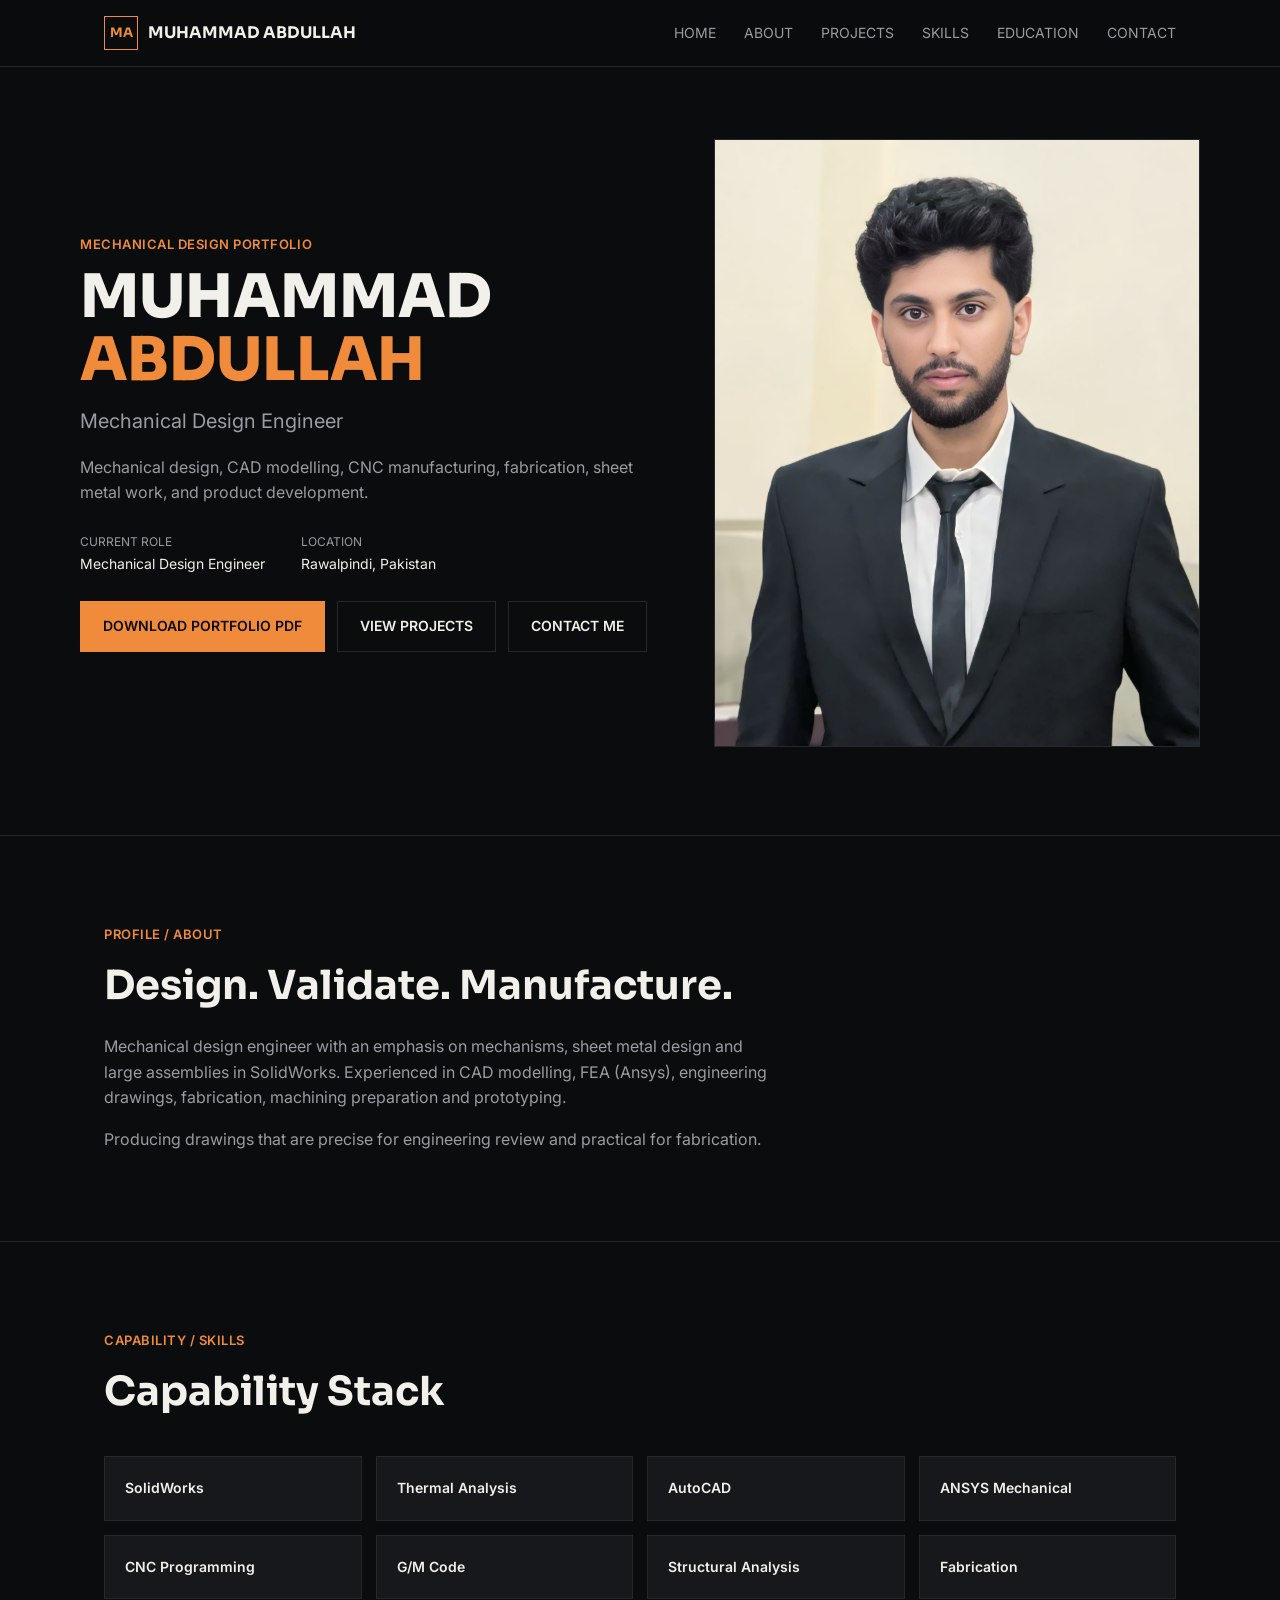
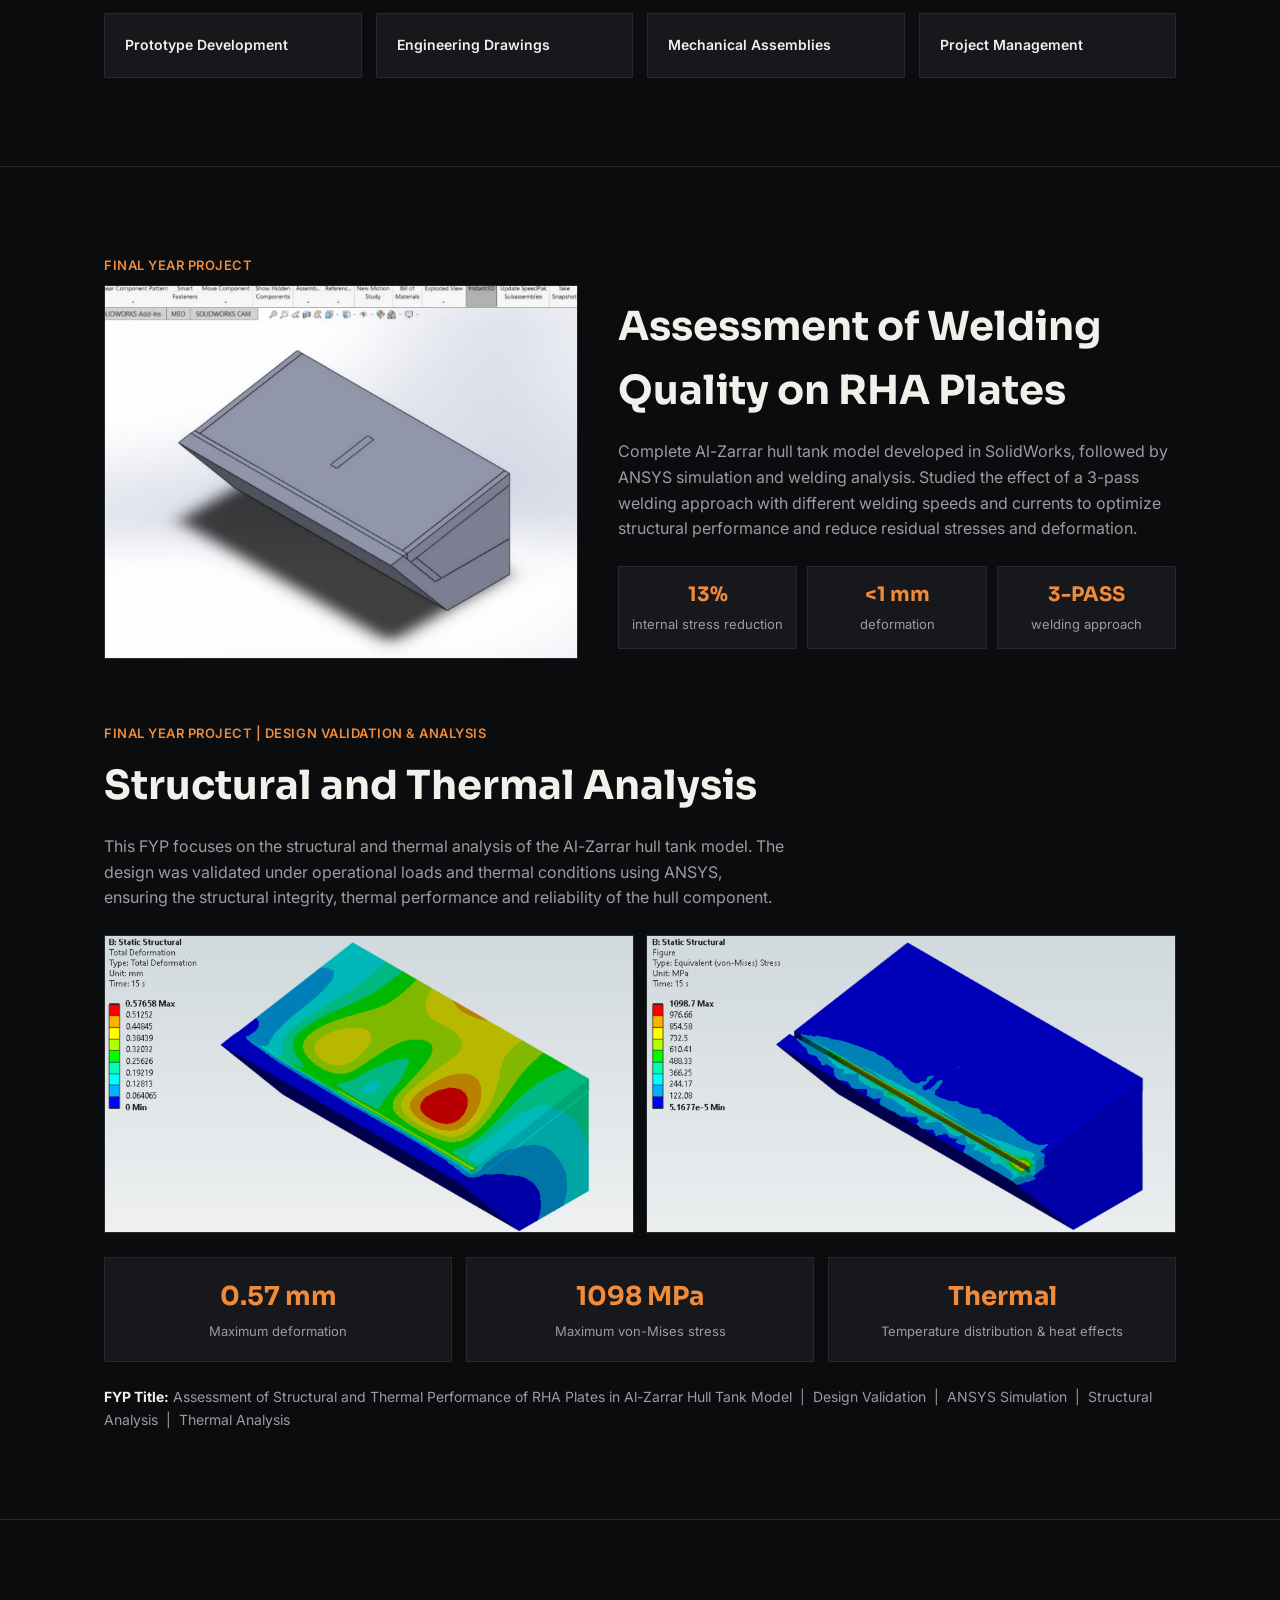
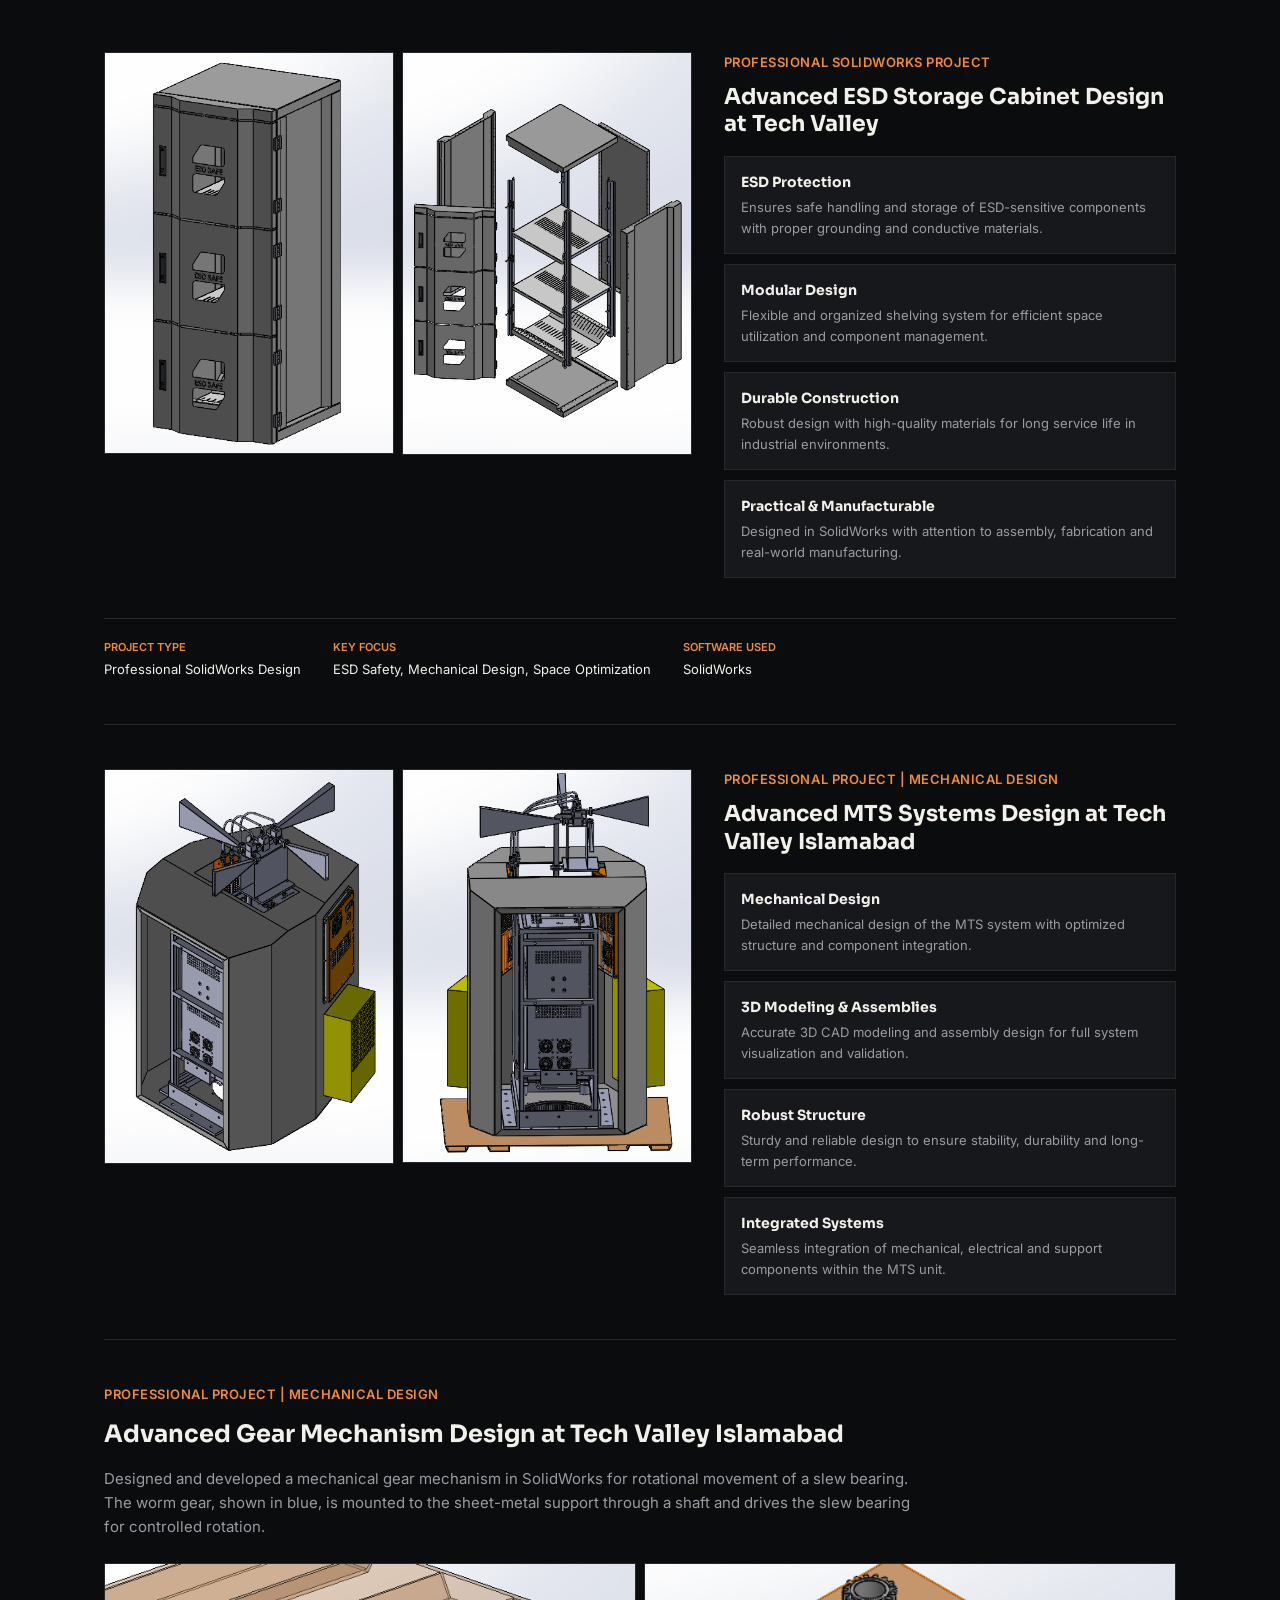
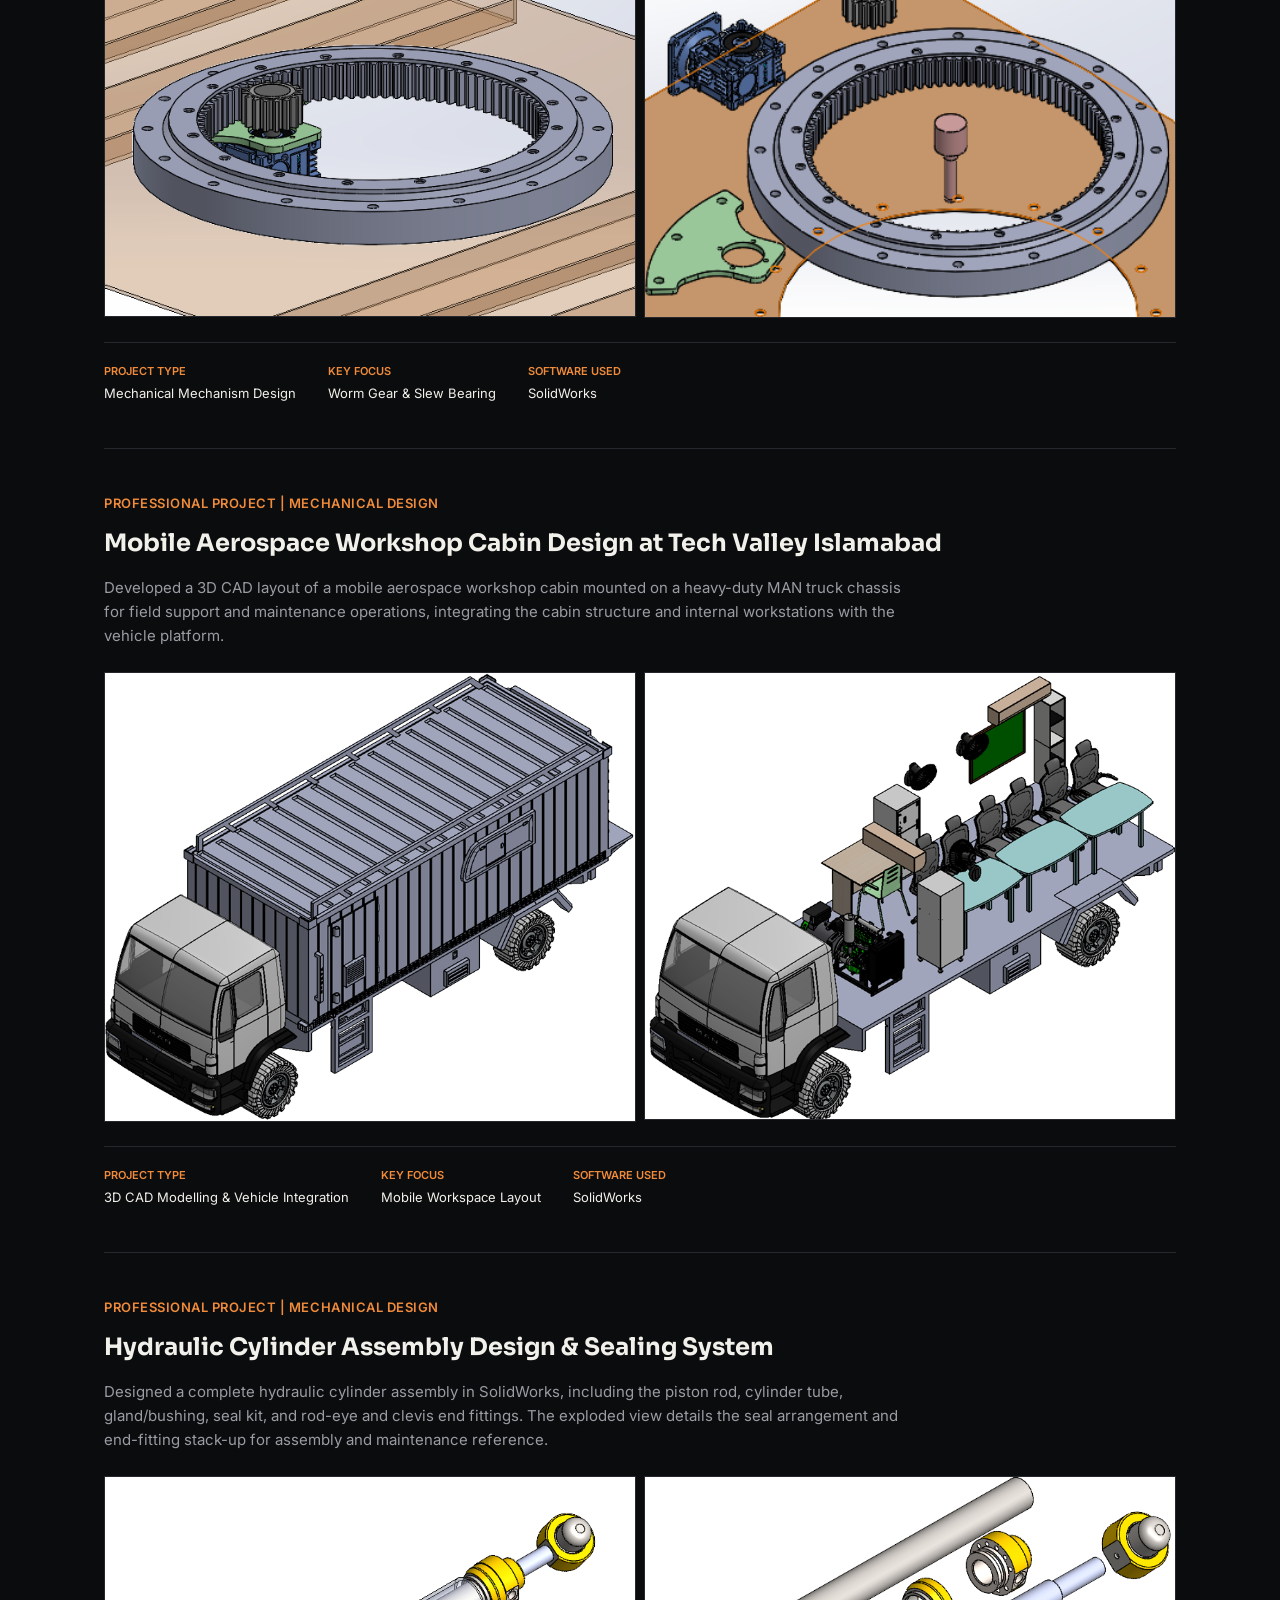
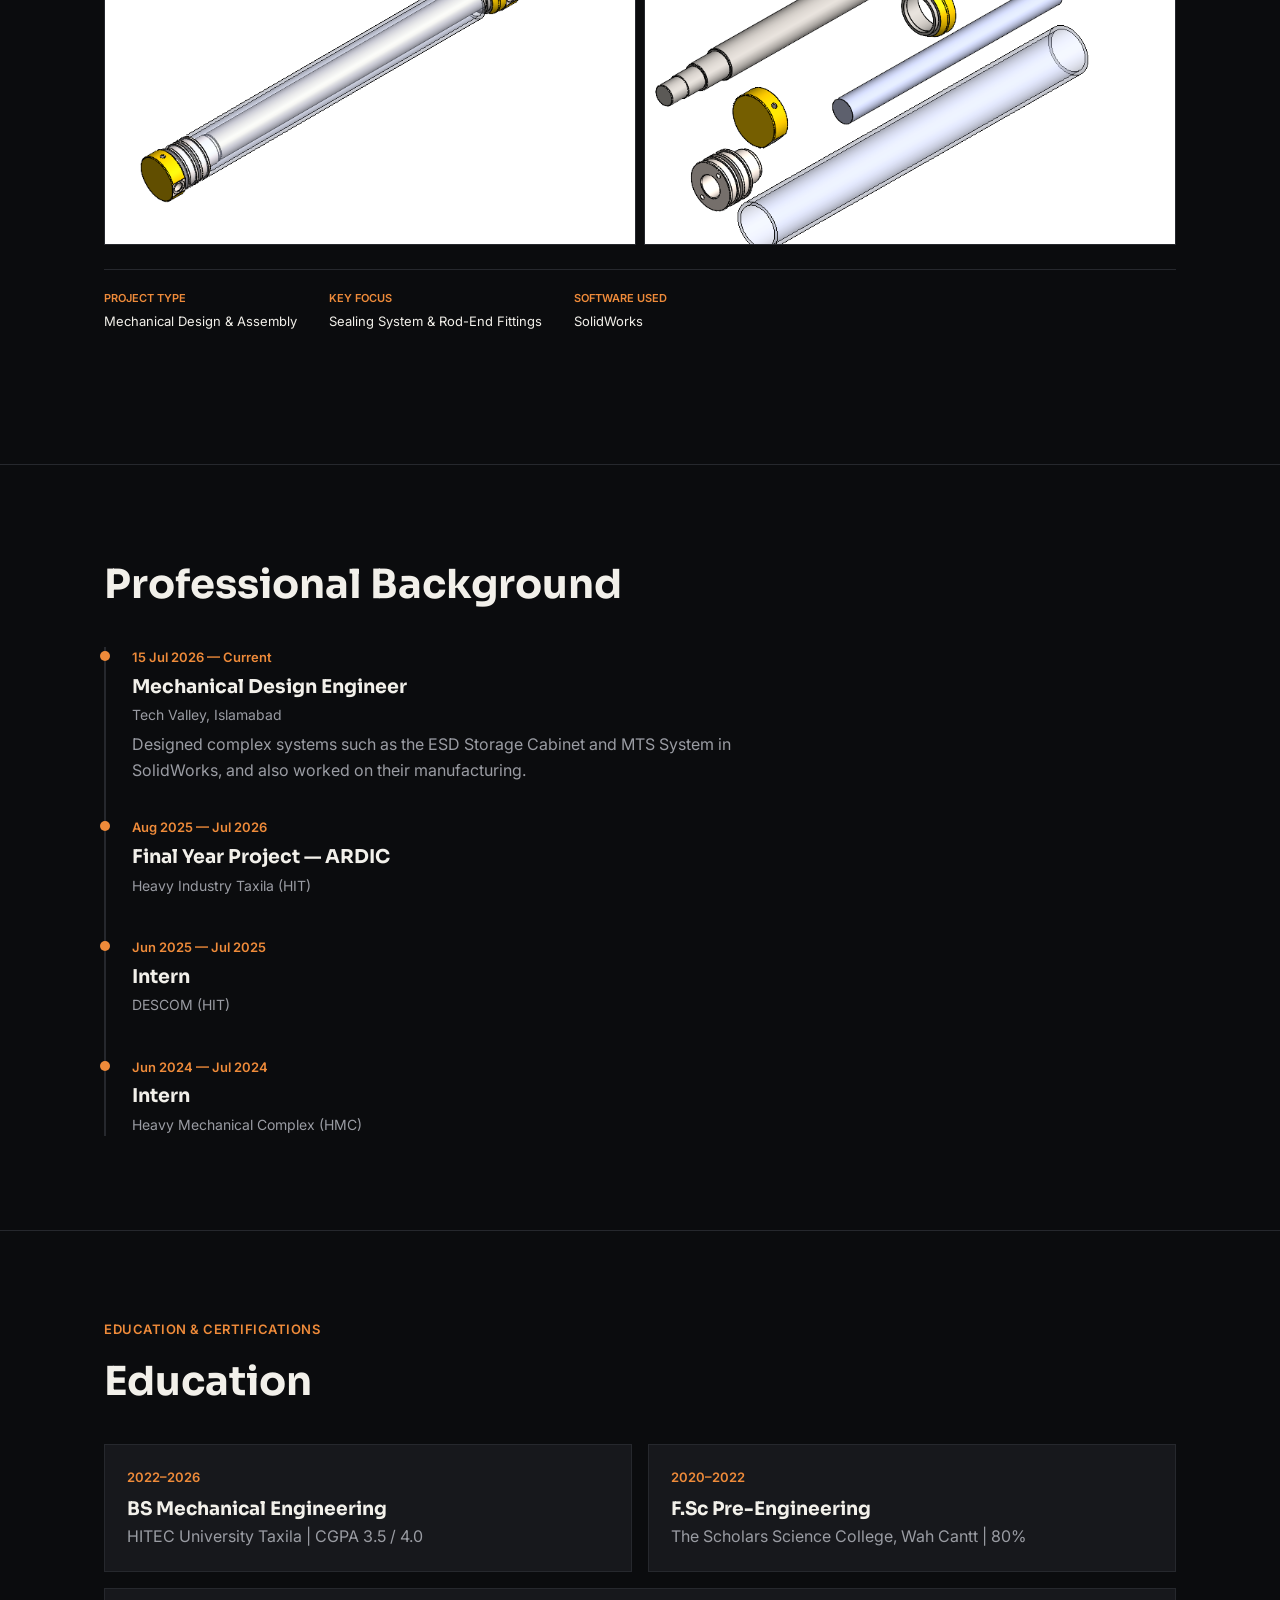
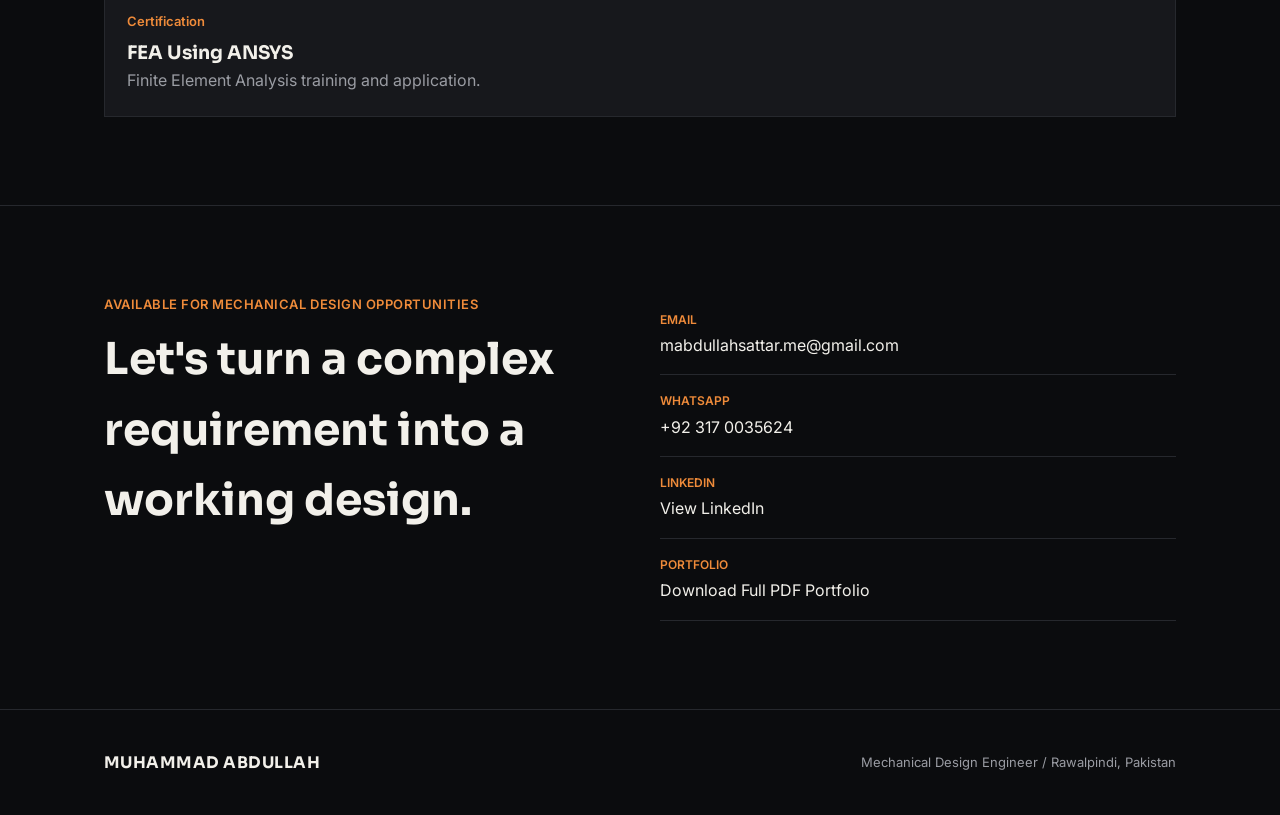
<file: index.html>
<!DOCTYPE html>
<html lang="en">
<head>
<meta charset="UTF-8">
<meta name="viewport" content="width=device-width, initial-scale=1.0">
<title>Muhammad Abdullah | Mechanical Design Engineer</title>
<meta name="description" content="Muhammad Abdullah — Mechanical Design Engineer portfolio. CAD, FEA, manufacturing and product development.">
<link rel="preconnect" href="https://fonts.googleapis.com">
<link rel="preconnect" href="https://fonts.gstatic.com" crossorigin>
<link href="https://fonts.googleapis.com/css2?family=Sora:wght@400;600;700;800&family=Inter:wght@400;500;600&display=swap" rel="stylesheet">
<style>
  :root{
    --bg:#0b0c0e; --bg-alt:#131417; --card:#17181c; --line:#26282d;
    --ink:#f2f0ea; --muted:#9a9ca3; --accent:#ef8b3a;
  }
  *{box-sizing:border-box;margin:0;padding:0;}
  html{scroll-behavior:smooth;}
  body{background:var(--bg);color:var(--ink);font-family:'Inter',sans-serif;line-height:1.6;}
  h1,h2,h3,h4,.brand{font-family:'Sora',sans-serif;}
  a{color:inherit;text-decoration:none;}
  img{max-width:100%;display:block;}
  .wrap{max-width:1120px;margin:0 auto;padding:0 24px;}
  section{padding:88px 0;border-top:1px solid var(--line);}
  section:first-of-type{border-top:none;}
  .kicker{color:var(--accent);font-weight:600;font-size:13px;letter-spacing:.04em;margin-bottom:10px;text-transform:uppercase;}
  h2{font-size:clamp(28px,4vw,40px);font-weight:700;margin-bottom:16px;}
  .lede{color:var(--muted);max-width:680px;font-size:16px;}

  header{position:sticky;top:0;z-index:50;background:rgba(11,12,14,.9);backdrop-filter:blur(8px);border-bottom:1px solid var(--line);}
  nav{display:flex;align-items:center;justify-content:space-between;padding:16px 24px;max-width:1120px;margin:0 auto;}
  .brand{display:flex;align-items:center;gap:10px;font-weight:700;text-transform:uppercase;}
  .brand .mark{width:34px;height:34px;border:1.5px solid var(--accent);color:var(--accent);display:flex;align-items:center;justify-content:center;font-size:13px;font-weight:700;}
  .navlinks{display:flex;gap:28px;font-size:14px;color:var(--muted);text-transform:uppercase;}
  .navlinks a:hover{color:var(--ink);}
  .menu-btn{display:none;background:none;border:1px solid var(--line);color:var(--ink);padding:8px 10px;font-size:18px;}
  @media(max-width:760px){.navlinks{display:none;}.menu-btn{display:block;}}

  .hero{display:grid;grid-template-columns:1.1fr .9fr;gap:40px;align-items:center;padding:72px 0 88px;}
  .hero-photo{border:1px solid var(--line);position:relative;aspect-ratio:4/5;overflow:hidden;background:var(--bg-alt);}
  .hero-photo img{width:100%;height:100%;object-fit:cover;}
  .hero h1{font-size:clamp(38px,6vw,60px);line-height:1.05;font-weight:800;text-transform:uppercase;}
  .hero h1 span{color:var(--accent);}
  .role{font-size:20px;color:var(--muted);margin:14px 0 18px;}
  .meta-row{display:flex;gap:36px;margin:26px 0;font-size:14px;flex-wrap:wrap;}
  .meta-row div span{display:block;color:var(--muted);font-size:12px;margin-bottom:2px;text-transform:uppercase;}
  .btn-row{display:flex;gap:12px;flex-wrap:wrap;margin-top:8px;}
  .btn{padding:13px 22px;font-size:14px;font-weight:600;border:1px solid var(--accent);text-transform:uppercase;}
  .btn.solid{background:var(--accent);color:#0b0c0e;}
  .btn.ghost{border-color:var(--line);color:var(--ink);}
  @media(max-width:760px){.hero{grid-template-columns:1fr;}.hero-photo{max-width:280px;margin:0 auto;order:-1;}}

  .grid4{display:grid;grid-template-columns:repeat(4,1fr);gap:14px;margin-top:32px;}
  .cap{background:var(--card);border:1px solid var(--line);padding:20px;font-size:14px;font-weight:600;}
  @media(max-width:760px){.grid4{grid-template-columns:repeat(2,1fr);}}

  .tl{position:relative;margin-top:30px;padding-left:26px;border-left:2px solid var(--line);}
  .tl-item{position:relative;padding-bottom:34px;}
  .tl-item:last-child{padding-bottom:0;}
  .tl-item::before{content:"";position:absolute;left:-32px;top:4px;width:10px;height:10px;background:var(--accent);border-radius:50%;}
  .tl-date{color:var(--accent);font-size:13px;font-weight:600;}
  .tl-item h3{font-size:19px;margin:4px 0 2px;}
  .tl-item .org{color:var(--muted);font-size:14px;margin-bottom:6px;}

  .edu-kicker{margin-top:70px;}
  .edu-grid{display:grid;grid-template-columns:1fr 1fr;gap:16px;margin-top:30px;}
  .edu-card{background:var(--card);border:1px solid var(--line);padding:22px;}
  .edu-card .yr{color:var(--accent);font-size:13px;font-weight:600;margin-bottom:6px;}
  @media(max-width:700px){.edu-grid{grid-template-columns:1fr;}}

  .stat-row{display:grid;grid-template-columns:repeat(3,1fr);gap:14px;margin-top:24px;}
  .stat{border:1px solid var(--line);padding:18px;text-align:center;background:var(--card);}
  .stat b{display:block;color:var(--accent);font-size:26px;font-family:'Sora',sans-serif;}
  .stat span{font-size:13px;color:var(--muted);}
  .fyp-first{display:grid;grid-template-columns:0.85fr 1fr;gap:40px;align-items:center;margin-top:10px;}
  .fyp-first img{border:1px solid var(--line);width:100%;}
  .fyp-first .stat-row{gap:10px;}
  .fyp-first .stat{padding:12px;}
  .fyp-first .stat b{font-size:20px;}
  @media(max-width:760px){.fyp-first{grid-template-columns:1fr;}.fyp-first img{order:-1;}}
  .fyp-double{display:grid;grid-template-columns:1fr 1fr;gap:12px;margin-top:24px;}
  .fyp-double img{border:1px solid var(--line);}
  @media(max-width:700px){.stat-row,.fyp-double{grid-template-columns:1fr;}}

  .proj-full{padding:44px 0;border-top:1px solid var(--line);}
  .proj-full:first-of-type{border-top:none;}
  .proj-full h3{font-size:24px;margin:8px 0 14px;}
  .proj-full > p{color:var(--muted);font-size:15px;max-width:820px;margin-bottom:24px;}
  .proj-full .shots{grid-template-columns:1fr 1fr;}

  .proj{display:grid;grid-template-columns:1.3fr 1fr;gap:32px;align-items:start;padding:44px 0;border-top:1px solid var(--line);}
  .proj:first-of-type{border-top:none;}
  .proj-num{color:var(--accent);font-weight:700;font-family:'Sora',sans-serif;}
  .proj h3{font-size:22px;margin:8px 0 10px;line-height:1.25;}
  .proj p{color:var(--muted);font-size:15px;margin-bottom:14px;}
  .tags{display:flex;gap:8px;flex-wrap:wrap;}
  .tag{border:1px solid var(--line);color:var(--muted);font-size:12px;padding:5px 10px;}
  .shots{display:grid;grid-template-columns:1fr 1fr;gap:8px;align-content:start;}
  .shots img{border:1px solid var(--line);width:100%;height:auto;background:#f4f4f4;}
  @media(max-width:760px){.proj{grid-template-columns:1fr;}.proj.reverse .shots{order:-1;}}

  .feat-grid{display:flex;flex-direction:column;gap:10px;margin-top:18px;}
  .feat{background:var(--card);border:1px solid var(--line);padding:14px 16px;}
  .feat h4{font-size:14px;margin-bottom:4px;}
  .feat p{font-size:13px;color:var(--muted);margin:0;}

  .proj-meta{grid-column:1/-1;display:flex;gap:32px;flex-wrap:wrap;margin-top:8px;padding-top:20px;border-top:1px solid var(--line);font-size:13px;}
  .proj-meta div span{display:block;color:var(--accent);font-size:11px;font-weight:600;margin-bottom:3px;text-transform:uppercase;}

  footer{padding:40px 0;border-top:1px solid var(--line);}
  .foot-row{display:flex;justify-content:space-between;align-items:center;flex-wrap:wrap;gap:10px;}
  .foot-row b{font-family:'Sora',sans-serif;letter-spacing:.03em;}
  .foot-row span{color:var(--muted);font-size:13px;}
  .contact-grid{display:grid;grid-template-columns:1fr 1fr;gap:40px;align-items:start;}
  .contact-grid h2{font-size:clamp(30px,5vw,44px);}
  .clinks div{border-bottom:1px solid var(--line);padding:16px 0;}
  .clinks span{display:block;color:var(--accent);font-size:12px;font-weight:600;margin-bottom:4px;text-transform:uppercase;}
  @media(max-width:760px){.contact-grid{grid-template-columns:1fr;}}
</style>
</head>
<body>

<header>
  <nav>
    <div class="brand"><span class="mark">MA</span> Muhammad Abdullah</div>
    <div class="navlinks">
      <a href="#home">Home</a><a href="#about">About</a><a href="#projects">Projects</a>
      <a href="#skills">Skills</a><a href="#education">Education</a><a href="#contact">Contact</a>
    </div>
    <button class="menu-btn" onclick="document.querySelector('.navlinks').style.display='flex'">☰</button>
  </nav>
</header>

<section class="hero wrap" id="home">
  <div>
    <div class="kicker">Mechanical Design Portfolio</div>
    <h1>Muhammad<br><span>Abdullah</span></h1>
    <div class="role">Mechanical Design Engineer</div>
    <p class="lede">Mechanical design, CAD modelling, CNC manufacturing, fabrication, sheet metal work, and product development.</p>
    <div class="meta-row">
      <div><span>Current Role</span>Mechanical Design Engineer</div>
      <div><span>Location</span>Rawalpindi, Pakistan</div>
    </div>
    <div class="btn-row">
      <a class="btn solid" href="Mechanical-Design-Portfolio.pdf">Download Portfolio PDF</a>
      <a class="btn ghost" href="#projects">View Projects</a>
      <a class="btn ghost" href="#contact">Contact Me</a>
    </div>
  </div>
  <div class="hero-photo"><img src="assets/my_picture.jpeg" alt="Muhammad Abdullah"></div>
</section>

<section id="about">
  <div class="wrap">
    <div class="kicker">Profile / About</div>
    <h2>Design. Validate. Manufacture.</h2>
    <p class="lede">Mechanical design engineer with an emphasis on mechanisms, sheet metal design and large assemblies in SolidWorks. Experienced in CAD modelling, FEA (Ansys), engineering drawings, fabrication, machining preparation and prototyping.</p>
    <p class="lede" style="margin-top:16px;">Producing drawings that are precise for engineering review and practical for fabrication.</p>
  </div>
</section>

<section id="skills">
  <div class="wrap">
    <div class="kicker">Capability / Skills</div>
    <h2>Capability Stack</h2>
    <div class="grid4">
      <div class="cap">SolidWorks</div><div class="cap">Thermal Analysis</div>
      <div class="cap">AutoCAD</div><div class="cap">ANSYS Mechanical</div>
      <div class="cap">CNC Programming</div><div class="cap">G/M Code</div>
      <div class="cap">Structural Analysis</div><div class="cap">Fabrication</div>
      <div class="cap">Prototype Development</div><div class="cap">Engineering Drawings</div>
      <div class="cap">Mechanical Assemblies</div><div class="cap">Project Management</div>
    </div>
  </div>
</section>

<section id="fyp">
  <div class="wrap">
    <div class="kicker">Final Year Project</div>
    <div class="fyp-first">
      <img src="assets/3D_Model_of_Tank.png" alt="Al-Zarrar hull tank 3D model">
      <div>
        <h2>Assessment of Welding Quality on RHA Plates</h2>
        <p class="lede">Complete Al-Zarrar hull tank model developed in SolidWorks, followed by ANSYS simulation and welding analysis. Studied the effect of a 3-pass welding approach with different welding speeds and currents to optimize structural performance and reduce residual stresses and deformation.</p>
        <div class="stat-row">
          <div class="stat"><b>13%</b><span>internal stress reduction</span></div>
          <div class="stat"><b>&lt;1 mm</b><span>deformation</span></div>
          <div class="stat"><b>3-PASS</b><span>welding approach</span></div>
        </div>
      </div>
    </div>

    <div class="kicker" style="margin-top:64px;">Final Year Project | Design Validation &amp; Analysis</div>
    <h2>Structural and Thermal Analysis</h2>
    <p class="lede">This FYP focuses on the structural and thermal analysis of the Al-Zarrar hull tank model. The design was validated under operational loads and thermal conditions using ANSYS, ensuring the structural integrity, thermal performance and reliability of the hull component.</p>
    <div class="fyp-double">
      <img src="assets/Deformation_of_tank.png" alt="Total deformation simulation">
      <img src="assets/Stresses_of_Tank.png" alt="Equivalent von-Mises stress simulation">
    </div>
    <div class="stat-row">
      <div class="stat"><b>0.57 mm</b><span>Maximum deformation</span></div>
      <div class="stat"><b>1098 MPa</b><span>Maximum von-Mises stress</span></div>
      <div class="stat"><b>Thermal</b><span>Temperature distribution &amp; heat effects</span></div>
    </div>
    <p style="margin-top:24px;font-size:14px;color:var(--muted);"><strong style="color:var(--ink)">FYP Title:</strong> Assessment of Structural and Thermal Performance of RHA Plates in Al-Zarrar Hull Tank Model &nbsp;|&nbsp; Design Validation &nbsp;|&nbsp; ANSYS Simulation &nbsp;|&nbsp; Structural Analysis &nbsp;|&nbsp; Thermal Analysis</p>
  </div>
</section>

<section id="projects">
  <div class="wrap">

    <div class="proj reverse">
      <div class="shots"><img src="assets/ESD_Storage_Cabinet_Fiq_2.png" alt="ESD storage cabinet closed view"><img src="assets/ESD_Storage_Cabinet_fiq-3.png" alt="ESD storage cabinet exploded view"></div>
      <div>
        <div class="kicker">Professional SolidWorks Project</div>
        <h3>Advanced ESD Storage Cabinet Design at Tech Valley</h3>
        <div class="feat-grid">
          <div class="feat"><h4>ESD Protection</h4><p>Ensures safe handling and storage of ESD-sensitive components with proper grounding and conductive materials.</p></div>
          <div class="feat"><h4>Modular Design</h4><p>Flexible and organized shelving system for efficient space utilization and component management.</p></div>
          <div class="feat"><h4>Durable Construction</h4><p>Robust design with high-quality materials for long service life in industrial environments.</p></div>
          <div class="feat"><h4>Practical &amp; Manufacturable</h4><p>Designed in SolidWorks with attention to assembly, fabrication and real-world manufacturing.</p></div>
        </div>
      </div>
      <div class="proj-meta">
        <div><span>Project Type</span>Professional SolidWorks Design</div>
        <div><span>Key Focus</span>ESD Safety, Mechanical Design, Space Optimization</div>
        <div><span>Software Used</span>SolidWorks</div>
      </div>
    </div>

    <div class="proj reverse">
      <div class="shots"><img src="assets/MTS_Head_Assembly_fig-2.png" alt="MTS head assembly"><img src="assets/MTS_Overall_Assembly_fig-3.png" alt="MTS overall assembly"></div>
      <div>
        <div class="kicker">Professional Project | Mechanical Design</div>
        <h3>Advanced MTS Systems Design at Tech Valley Islamabad</h3>
        <div class="feat-grid">
          <div class="feat"><h4>Mechanical Design</h4><p>Detailed mechanical design of the MTS system with optimized structure and component integration.</p></div>
          <div class="feat"><h4>3D Modeling &amp; Assemblies</h4><p>Accurate 3D CAD modeling and assembly design for full system visualization and validation.</p></div>
          <div class="feat"><h4>Robust Structure</h4><p>Sturdy and reliable design to ensure stability, durability and long-term performance.</p></div>
          <div class="feat"><h4>Integrated Systems</h4><p>Seamless integration of mechanical, electrical and support components within the MTS unit.</p></div>
        </div>
      </div>
    </div>

    <div class="proj-full">
      <div class="kicker">Professional Project | Mechanical Design</div>
      <h3>Advanced Gear Mechanism Design at Tech Valley Islamabad</h3>
      <p>Designed and developed a mechanical gear mechanism in SolidWorks for rotational movement of a slew bearing. The worm gear, shown in blue, is mounted to the sheet-metal support through a shaft and drives the slew bearing for controlled rotation.</p>
      <div class="shots"><img src="assets/Gear_Assembly_fig-1.png" alt="Gear mechanism assembly"><img src="assets/Gear_Mechanism.png" alt="Gear mechanism top view"></div>
      <div class="proj-meta" style="margin-top:24px;">
        <div><span>Project Type</span>Mechanical Mechanism Design</div>
        <div><span>Key Focus</span>Worm Gear &amp; Slew Bearing</div>
        <div><span>Software Used</span>SolidWorks</div>
      </div>
    </div>

    <div class="proj-full">
      <div class="kicker">Professional Project | Mechanical Design</div>
      <h3>Mobile Aerospace Workshop Cabin Design at Tech Valley Islamabad</h3>
      <p>Developed a 3D CAD layout of a mobile aerospace workshop cabin mounted on a heavy-duty MAN truck chassis for field support and maintenance operations, integrating the cabin structure and internal workstations with the vehicle platform.</p>
      <div class="shots"><img src="assets/Aerospace_Container_fig-1.png" alt="Mobile aerospace workshop cabin closed"><img src="assets/Aerospace_fig-2.png" alt="Mobile aerospace workshop cabin interior"></div>
      <div class="proj-meta" style="margin-top:24px;">
        <div><span>Project Type</span>3D CAD Modelling &amp; Vehicle Integration</div>
        <div><span>Key Focus</span>Mobile Workspace Layout</div>
        <div><span>Software Used</span>SolidWorks</div>
      </div>
    </div>

    <div class="proj-full">
      <div class="kicker">Professional Project | Mechanical Design</div>
      <h3>Hydraulic Cylinder Assembly Design &amp; Sealing System</h3>
      <p>Designed a complete hydraulic cylinder assembly in SolidWorks, including the piston rod, cylinder tube, gland/bushing, seal kit, and rod-eye and clevis end fittings. The exploded view details the seal arrangement and end-fitting stack-up for assembly and maintenance reference.</p>
      <div class="shots"><img src="assets/Hydraulic_Cylinder_Assembly.png" alt="Hydraulic cylinder assembled view"><img src="assets/Hydraulic_Cylinder_Assembly_1.png" alt="Hydraulic cylinder exploded view"></div>
      <div class="proj-meta" style="margin-top:24px;">
        <div><span>Project Type</span>Mechanical Design &amp; Assembly</div>
        <div><span>Key Focus</span>Sealing System &amp; Rod-End Fittings</div>
        <div><span>Software Used</span>SolidWorks</div>
      </div>
    </div>

  </div>
</section>

<section id="experience">
  <div class="wrap">
    <h2>Professional Background</h2>
    <div class="tl">
      <div class="tl-item"><div class="tl-date">15 Jul 2026 — Current</div><h3>Mechanical Design Engineer</h3><div class="org">Tech Valley, Islamabad</div><p class="lede">Designed complex systems such as the ESD Storage Cabinet and MTS System in SolidWorks, and also worked on their manufacturing.</p></div>
      <div class="tl-item"><div class="tl-date">Aug 2025 — Jul 2026</div><h3>Final Year Project — ARDIC</h3><div class="org">Heavy Industry Taxila (HIT)</div></div>
      <div class="tl-item"><div class="tl-date">Jun 2025 — Jul 2025</div><h3>Intern</h3><div class="org">DESCOM (HIT)</div></div>
      <div class="tl-item"><div class="tl-date">Jun 2024 — Jul 2024</div><h3>Intern</h3><div class="org">Heavy Mechanical Complex (HMC)</div></div>
    </div>
  </div>
</section>

<section id="education">
  <div class="wrap">
    <div class="kicker">Education &amp; Certifications</div>
    <h2>Education</h2>
    <div class="edu-grid">
      <div class="edu-card"><div class="yr">2022–2026</div><h3>BS Mechanical Engineering</h3><p class="lede">HITEC University Taxila | CGPA 3.5 / 4.0</p></div>
      <div class="edu-card"><div class="yr">2020–2022</div><h3>F.Sc Pre-Engineering</h3><p class="lede">The Scholars Science College, Wah Cantt | 80%</p></div>
      <div class="edu-card" style="grid-column:1/-1"><div class="yr">Certification</div><h3>FEA Using ANSYS</h3><p class="lede">Finite Element Analysis training and application.</p></div>
    </div>
  </div>
</section>

<section id="contact">
  <div class="wrap contact-grid">
    <div>
      <div class="kicker">Available for Mechanical Design Opportunities</div>
      <h2>Let's turn a complex requirement into a working design.</h2>
    </div>
    <div class="clinks">
      <div><span>Email</span><a href="mailto:mabdullahsattar.me@gmail.com">mabdullahsattar.me@gmail.com</a></div>
      <div><span>WhatsApp</span><a href="https://wa.me/923170035624">+92 317 0035624</a></div>
      <div><span>LinkedIn</span><a href="https://www.linkedin.com/in/m-abdullahs">View LinkedIn</a></div>
      <div><span>Portfolio</span><a href="Mechanical-Design-Portfolio.pdf">Download Full PDF Portfolio</a></div>
    </div>
  </div>
</section>

<footer>
  <div class="wrap foot-row">
    <b>MUHAMMAD ABDULLAH</b>
    <span>Mechanical Design Engineer / Rawalpindi, Pakistan</span>
  </div>
</footer>

</body>
</html>
</file>
